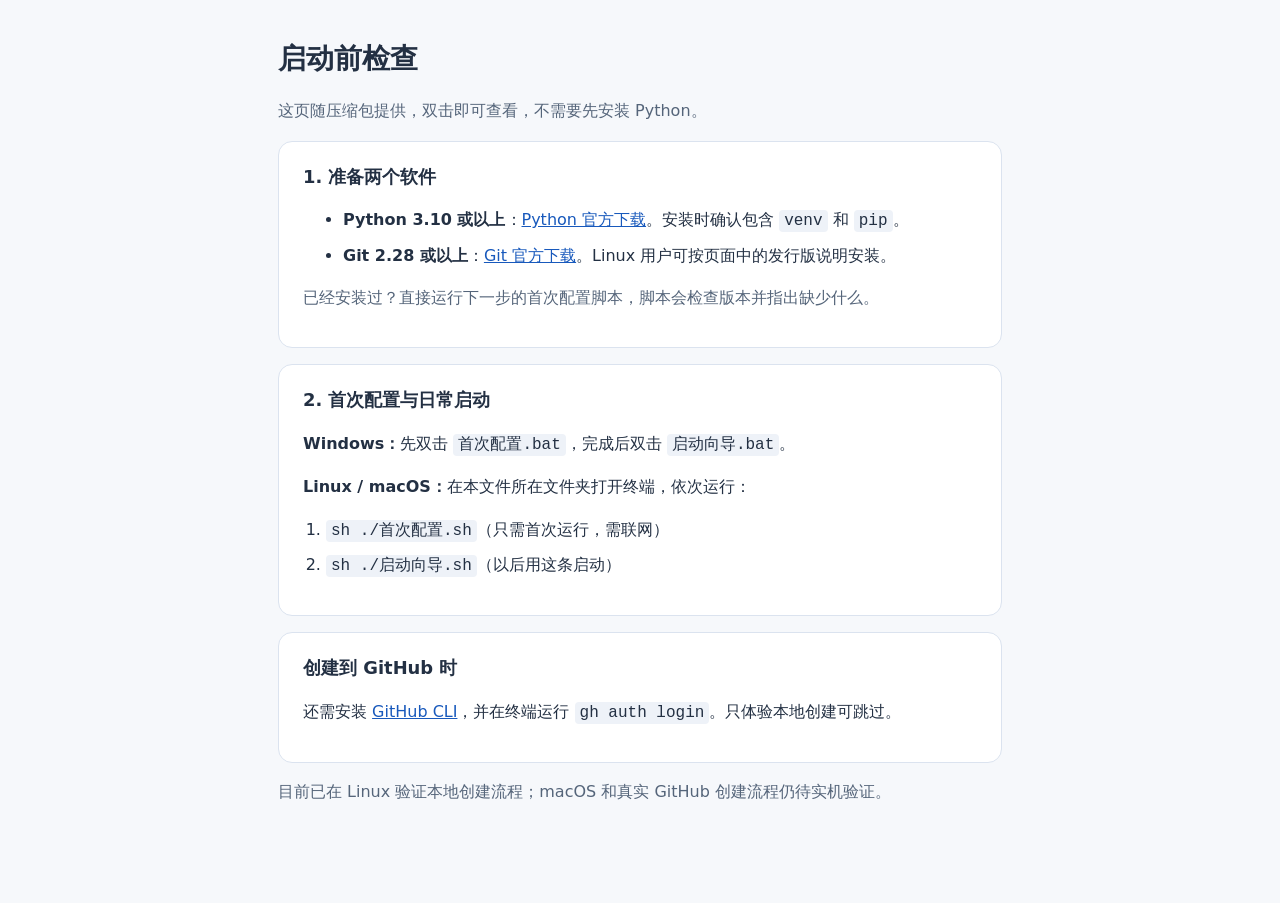
<file: 启动前检查.html>
<!doctype html>
<html lang="zh-CN">
<head>
  <meta charset="utf-8">
  <meta name="viewport" content="width=device-width, initial-scale=1">
  <title>启动前检查 · 第二大脑创建工具</title>
  <style>
    :root { color-scheme: light; font: 16px/1.65 system-ui, -apple-system, sans-serif; color: #233043; background: #f6f8fb; }
    * { box-sizing: border-box; }
    main { max-width: 760px; margin: 36px auto; padding: 0 18px 50px; }
    h1 { font-size: 1.75rem; margin-bottom: 4px; }
    h2 { font-size: 1.12rem; margin: 0 0 8px; }
    .muted { color: #55657a; }
    .card { background: white; border: 1px solid #dbe3ef; border-radius: 14px; padding: 20px 24px; margin: 16px 0; }
    a { color: #1859bc; }
    a:focus-visible { outline: 3px solid #1859bc; outline-offset: 2px; }
    code { background: #eef2f8; padding: 2px 5px; border-radius: 4px; word-break: break-all; }
    ol { padding-left: 23px; }
    li { margin: 8px 0; }
  </style>
</head>
<body>
<main>
  <h1>启动前检查</h1>
  <p class="muted">这页随压缩包提供，双击即可查看，不需要先安装 Python。</p>
  <section class="card">
    <h2>1. 准备两个软件</h2>
    <ul>
      <li><strong>Python 3.10 或以上</strong>：<a href="https://www.python.org/downloads/" target="_blank" rel="noopener noreferrer">Python 官方下载</a>。安装时确认包含 <code>venv</code> 和 <code>pip</code>。</li>
      <li><strong>Git 2.28 或以上</strong>：<a href="https://git-scm.com/downloads/" target="_blank" rel="noopener noreferrer">Git 官方下载</a>。Linux 用户可按页面中的发行版说明安装。</li>
    </ul>
    <p class="muted">已经安装过？直接运行下一步的首次配置脚本，脚本会检查版本并指出缺少什么。</p>
  </section>
  <section class="card">
    <h2>2. 首次配置与日常启动</h2>
    <p><strong>Windows：</strong>先双击 <code>首次配置.bat</code>，完成后双击 <code>启动向导.bat</code>。</p>
    <p><strong>Linux / macOS：</strong>在本文件所在文件夹打开终端，依次运行：</p>
    <ol><li><code>sh ./首次配置.sh</code>（只需首次运行，需联网）</li><li><code>sh ./启动向导.sh</code>（以后用这条启动）</li></ol>
  </section>
  <section class="card">
    <h2>创建到 GitHub 时</h2>
    <p>还需安装 <a href="https://cli.github.com/" target="_blank" rel="noopener noreferrer">GitHub CLI</a>，并在终端运行 <code>gh auth login</code>。只体验本地创建可跳过。</p>
  </section>
  <p class="muted">目前已在 Linux 验证本地创建流程；macOS 和真实 GitHub 创建流程仍待实机验证。</p>
</main>
</body>
</html>
</file>
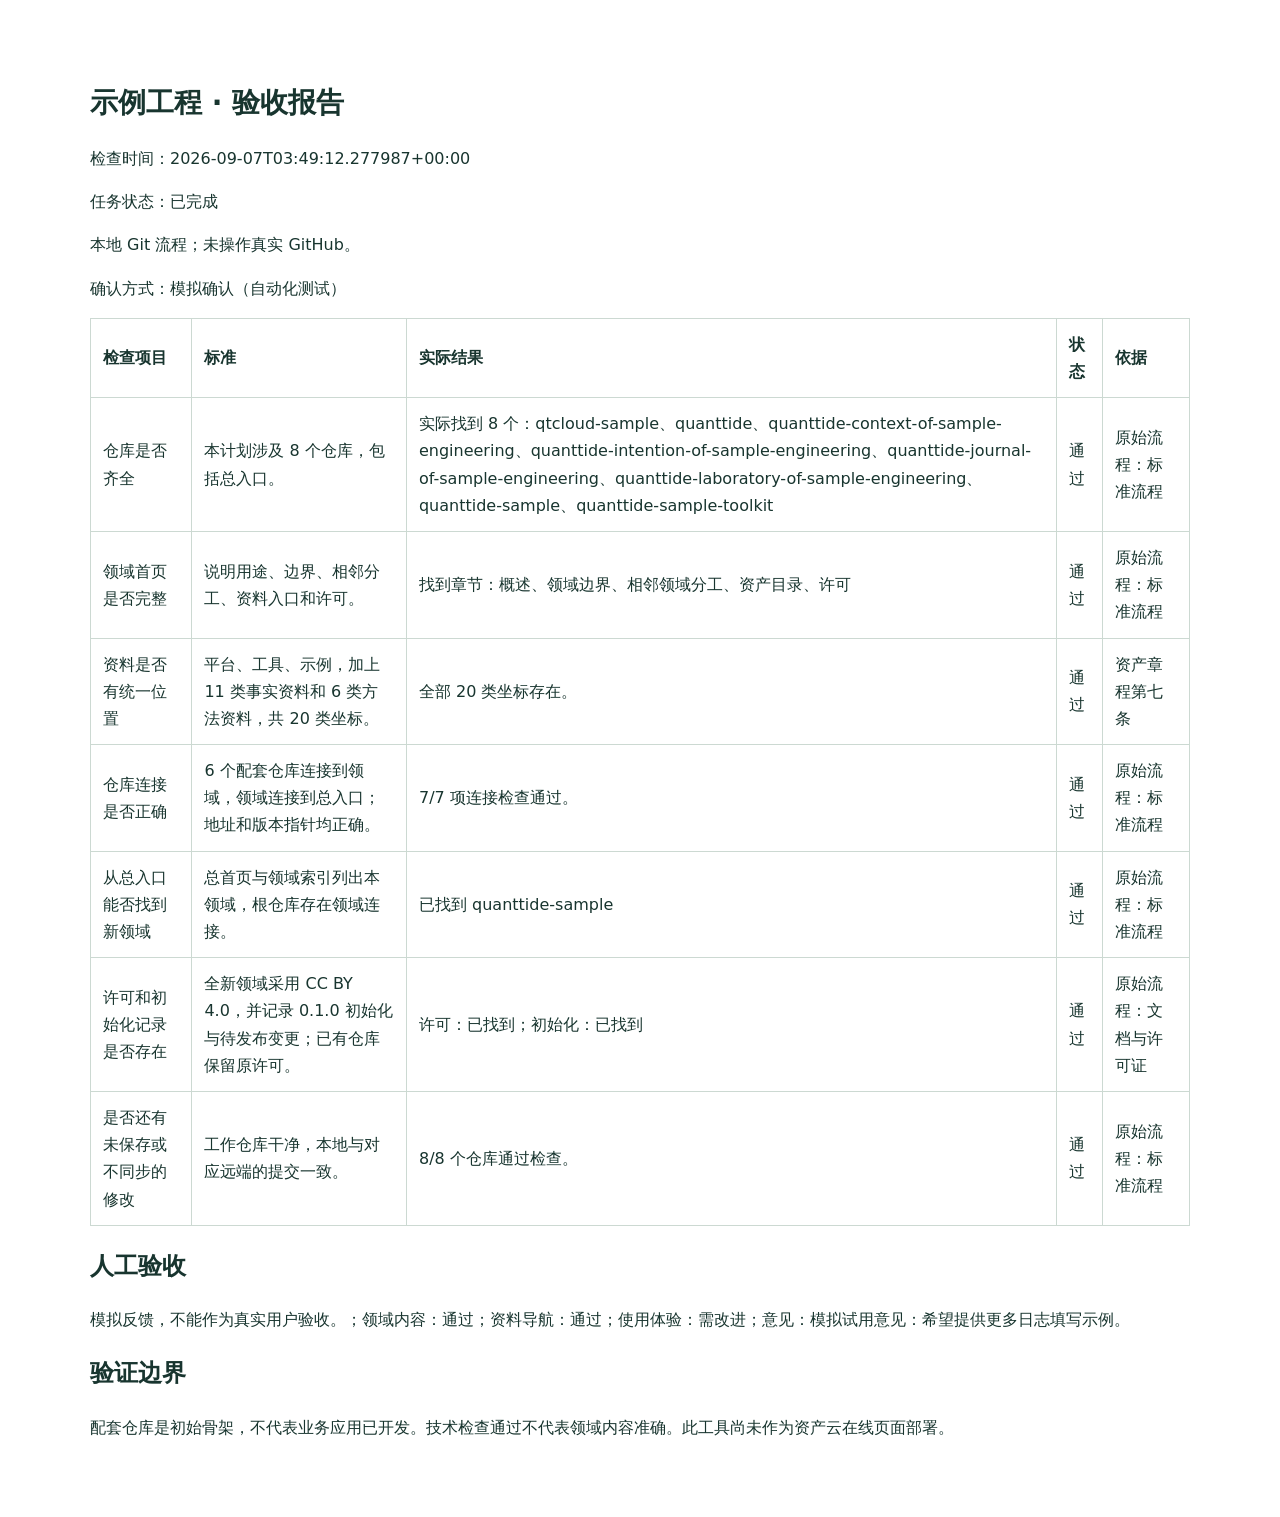
<file: quanttide-asset/loops/second-brain-init/trials/ui-browser-004/acceptance-export.html>
<!doctype html><html lang="zh-CN"><meta charset="utf-8"><title>第二大脑验收报告</title><style>body{font:16px/1.7 system-ui;max-width:1100px;margin:40px auto;padding:20px;color:#18352f}table{border-collapse:collapse;width:100%}td,th{border:1px solid #ccd9d2;padding:12px;text-align:left;overflow-wrap:anywhere}h1{font-size:28px}@media print{body{margin:0}}</style><h1>示例工程 · 验收报告</h1><p>检查时间：2026-09-07T03:49:12.277987+00:00</p><p>任务状态：已完成</p><p>本地 Git 流程；未操作真实 GitHub。</p><p>确认方式：模拟确认（自动化测试）</p><table><tr><th>检查项目</th><th>标准</th><th>实际结果</th><th>状态</th><th>依据</th></tr><tr><td>仓库是否齐全</td><td>本计划涉及 8 个仓库，包括总入口。</td><td>实际找到 8 个：qtcloud-sample、quanttide、quanttide-context-of-sample-engineering、quanttide-intention-of-sample-engineering、quanttide-journal-of-sample-engineering、quanttide-laboratory-of-sample-engineering、quanttide-sample、quanttide-sample-toolkit</td><td>通过</td><td>原始流程：标准流程</td></tr><tr><td>领域首页是否完整</td><td>说明用途、边界、相邻分工、资料入口和许可。</td><td>找到章节：概述、领域边界、相邻领域分工、资产目录、许可</td><td>通过</td><td>原始流程：标准流程</td></tr><tr><td>资料是否有统一位置</td><td>平台、工具、示例，加上 11 类事实资料和 6 类方法资料，共 20 类坐标。</td><td>全部 20 类坐标存在。</td><td>通过</td><td>资产章程第七条</td></tr><tr><td>仓库连接是否正确</td><td>6 个配套仓库连接到领域，领域连接到总入口；地址和版本指针均正确。</td><td>7/7 项连接检查通过。</td><td>通过</td><td>原始流程：标准流程</td></tr><tr><td>从总入口能否找到新领域</td><td>总首页与领域索引列出本领域，根仓库存在领域连接。</td><td>已找到 quanttide-sample</td><td>通过</td><td>原始流程：标准流程</td></tr><tr><td>许可和初始化记录是否存在</td><td>全新领域采用 CC BY 4.0，并记录 0.1.0 初始化与待发布变更；已有仓库保留原许可。</td><td>许可：已找到；初始化：已找到</td><td>通过</td><td>原始流程：文档与许可证</td></tr><tr><td>是否还有未保存或不同步的修改</td><td>工作仓库干净，本地与对应远端的提交一致。</td><td>8/8 个仓库通过检查。</td><td>通过</td><td>原始流程：标准流程</td></tr></table><h2>人工验收</h2><p>模拟反馈，不能作为真实用户验收。；领域内容：通过；资料导航：通过；使用体验：需改进；意见：模拟试用意见：希望提供更多日志填写示例。</p><h2>验证边界</h2><p>配套仓库是初始骨架，不代表业务应用已开发。技术检查通过不代表领域内容准确。此工具尚未作为资产云在线页面部署。</p></html>
</file>
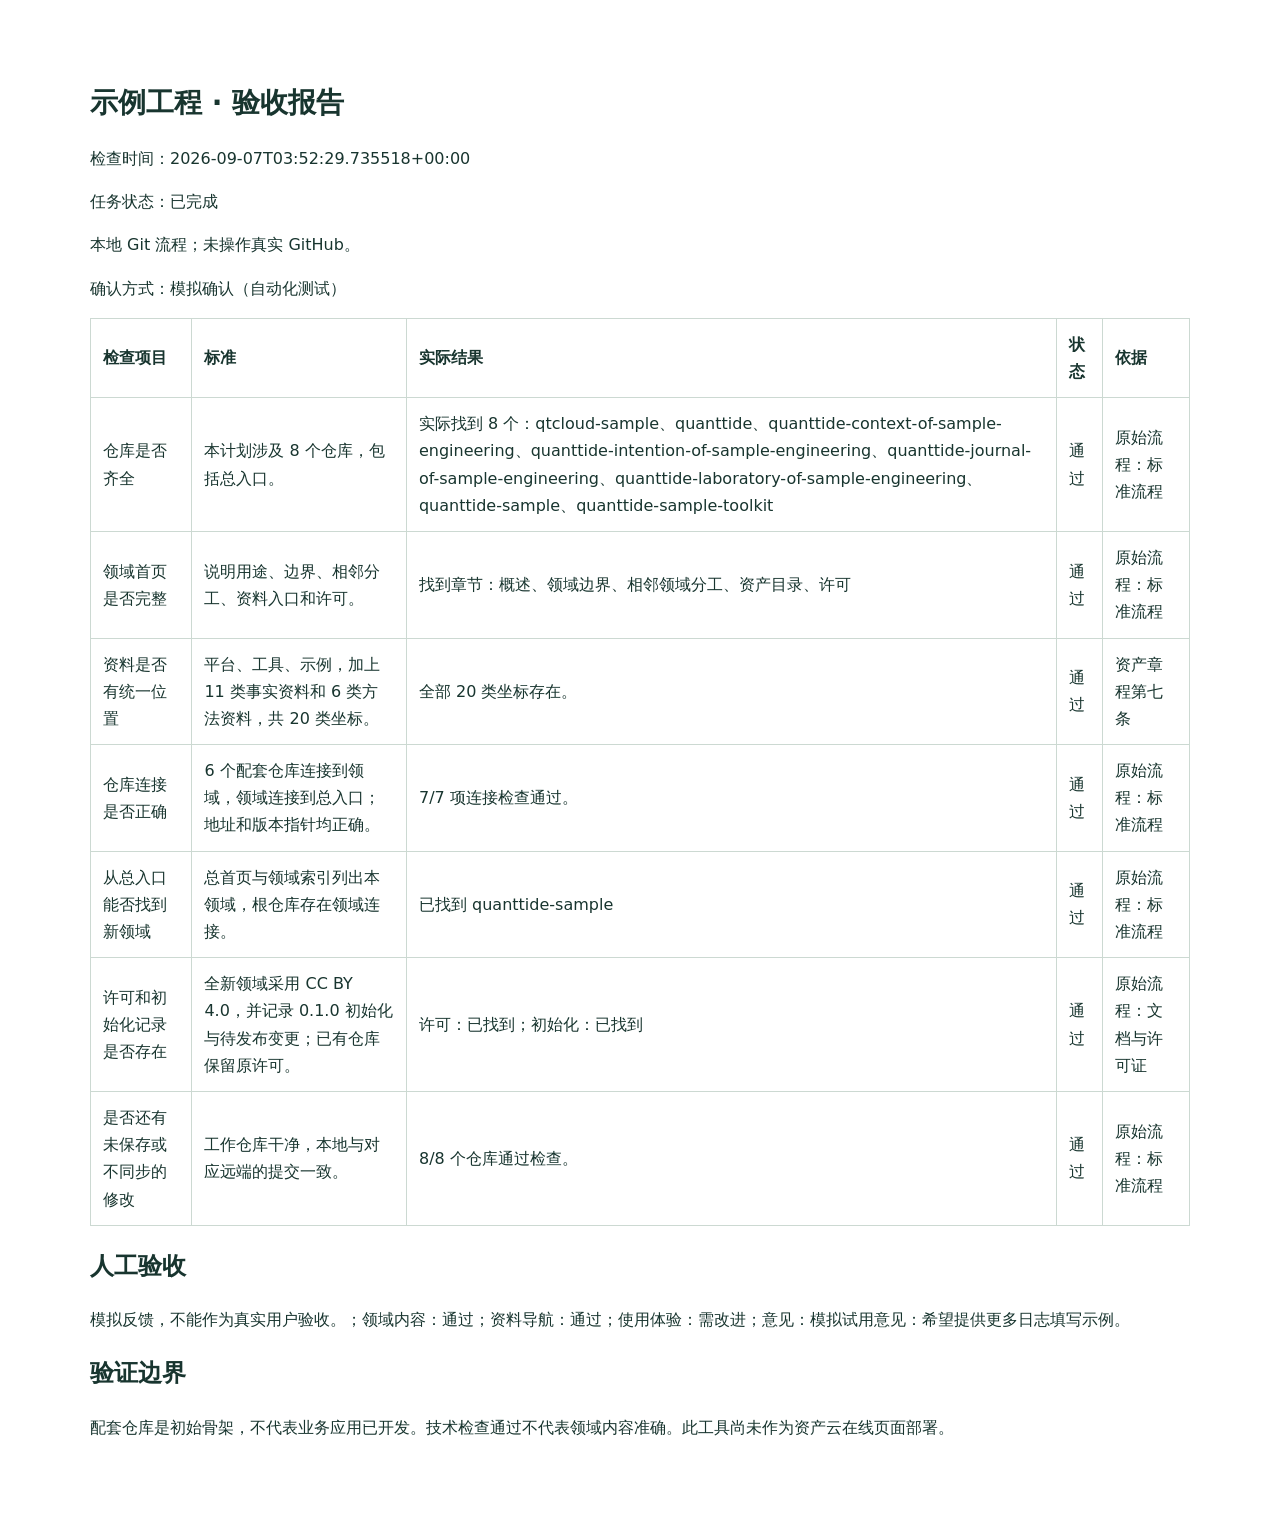
<file: quanttide-asset/loops/second-brain-init/trials/ui-browser-005/acceptance-export.html>
<!doctype html><html lang="zh-CN"><meta charset="utf-8"><title>第二大脑验收报告</title><style>body{font:16px/1.7 system-ui;max-width:1100px;margin:40px auto;padding:20px;color:#18352f}table{border-collapse:collapse;width:100%}td,th{border:1px solid #ccd9d2;padding:12px;text-align:left;overflow-wrap:anywhere}h1{font-size:28px}@media print{body{margin:0}}</style><h1>示例工程 · 验收报告</h1><p>检查时间：2026-09-07T03:52:29.735518+00:00</p><p>任务状态：已完成</p><p>本地 Git 流程；未操作真实 GitHub。</p><p>确认方式：模拟确认（自动化测试）</p><table><tr><th>检查项目</th><th>标准</th><th>实际结果</th><th>状态</th><th>依据</th></tr><tr><td>仓库是否齐全</td><td>本计划涉及 8 个仓库，包括总入口。</td><td>实际找到 8 个：qtcloud-sample、quanttide、quanttide-context-of-sample-engineering、quanttide-intention-of-sample-engineering、quanttide-journal-of-sample-engineering、quanttide-laboratory-of-sample-engineering、quanttide-sample、quanttide-sample-toolkit</td><td>通过</td><td>原始流程：标准流程</td></tr><tr><td>领域首页是否完整</td><td>说明用途、边界、相邻分工、资料入口和许可。</td><td>找到章节：概述、领域边界、相邻领域分工、资产目录、许可</td><td>通过</td><td>原始流程：标准流程</td></tr><tr><td>资料是否有统一位置</td><td>平台、工具、示例，加上 11 类事实资料和 6 类方法资料，共 20 类坐标。</td><td>全部 20 类坐标存在。</td><td>通过</td><td>资产章程第七条</td></tr><tr><td>仓库连接是否正确</td><td>6 个配套仓库连接到领域，领域连接到总入口；地址和版本指针均正确。</td><td>7/7 项连接检查通过。</td><td>通过</td><td>原始流程：标准流程</td></tr><tr><td>从总入口能否找到新领域</td><td>总首页与领域索引列出本领域，根仓库存在领域连接。</td><td>已找到 quanttide-sample</td><td>通过</td><td>原始流程：标准流程</td></tr><tr><td>许可和初始化记录是否存在</td><td>全新领域采用 CC BY 4.0，并记录 0.1.0 初始化与待发布变更；已有仓库保留原许可。</td><td>许可：已找到；初始化：已找到</td><td>通过</td><td>原始流程：文档与许可证</td></tr><tr><td>是否还有未保存或不同步的修改</td><td>工作仓库干净，本地与对应远端的提交一致。</td><td>8/8 个仓库通过检查。</td><td>通过</td><td>原始流程：标准流程</td></tr></table><h2>人工验收</h2><p>模拟反馈，不能作为真实用户验收。；领域内容：通过；资料导航：通过；使用体验：需改进；意见：模拟试用意见：希望提供更多日志填写示例。</p><h2>验证边界</h2><p>配套仓库是初始骨架，不代表业务应用已开发。技术检查通过不代表领域内容准确。此工具尚未作为资产云在线页面部署。</p></html>
</file>
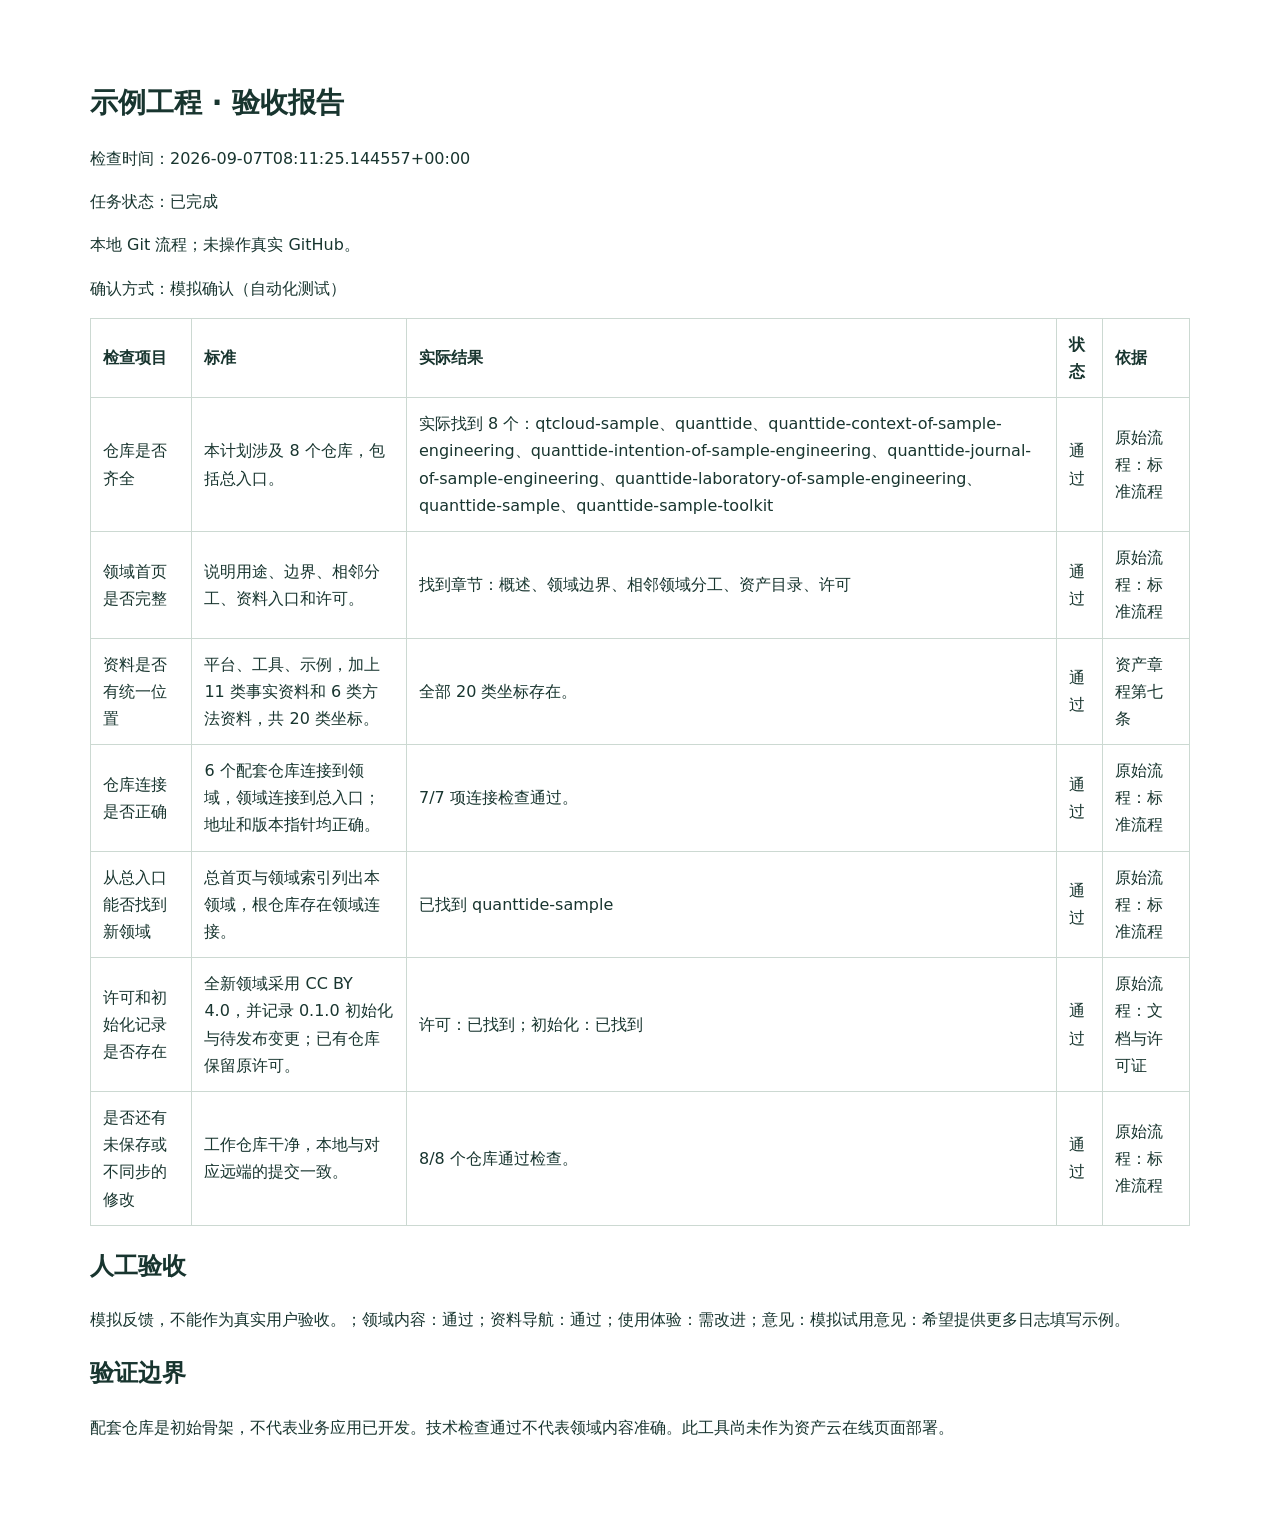
<file: quanttide-asset/loops/second-brain-init/trials/ui-browser-031-final/acceptance-export.html>
<!doctype html><html lang="zh-CN"><meta charset="utf-8"><title>第二大脑验收报告</title><style>body{font:16px/1.7 system-ui;max-width:1100px;margin:40px auto;padding:20px;color:#18352f}table{border-collapse:collapse;width:100%}td,th{border:1px solid #ccd9d2;padding:12px;text-align:left;overflow-wrap:anywhere}h1{font-size:28px}@media print{body{margin:0}}</style><h1>示例工程 · 验收报告</h1><p>检查时间：2026-09-07T08:11:25.144557+00:00</p><p>任务状态：已完成</p><p>本地 Git 流程；未操作真实 GitHub。</p><p>确认方式：模拟确认（自动化测试）</p><table><tr><th>检查项目</th><th>标准</th><th>实际结果</th><th>状态</th><th>依据</th></tr><tr><td>仓库是否齐全</td><td>本计划涉及 8 个仓库，包括总入口。</td><td>实际找到 8 个：qtcloud-sample、quanttide、quanttide-context-of-sample-engineering、quanttide-intention-of-sample-engineering、quanttide-journal-of-sample-engineering、quanttide-laboratory-of-sample-engineering、quanttide-sample、quanttide-sample-toolkit</td><td>通过</td><td>原始流程：标准流程</td></tr><tr><td>领域首页是否完整</td><td>说明用途、边界、相邻分工、资料入口和许可。</td><td>找到章节：概述、领域边界、相邻领域分工、资产目录、许可</td><td>通过</td><td>原始流程：标准流程</td></tr><tr><td>资料是否有统一位置</td><td>平台、工具、示例，加上 11 类事实资料和 6 类方法资料，共 20 类坐标。</td><td>全部 20 类坐标存在。</td><td>通过</td><td>资产章程第七条</td></tr><tr><td>仓库连接是否正确</td><td>6 个配套仓库连接到领域，领域连接到总入口；地址和版本指针均正确。</td><td>7/7 项连接检查通过。</td><td>通过</td><td>原始流程：标准流程</td></tr><tr><td>从总入口能否找到新领域</td><td>总首页与领域索引列出本领域，根仓库存在领域连接。</td><td>已找到 quanttide-sample</td><td>通过</td><td>原始流程：标准流程</td></tr><tr><td>许可和初始化记录是否存在</td><td>全新领域采用 CC BY 4.0，并记录 0.1.0 初始化与待发布变更；已有仓库保留原许可。</td><td>许可：已找到；初始化：已找到</td><td>通过</td><td>原始流程：文档与许可证</td></tr><tr><td>是否还有未保存或不同步的修改</td><td>工作仓库干净，本地与对应远端的提交一致。</td><td>8/8 个仓库通过检查。</td><td>通过</td><td>原始流程：标准流程</td></tr></table><h2>人工验收</h2><p>模拟反馈，不能作为真实用户验收。；领域内容：通过；资料导航：通过；使用体验：需改进；意见：模拟试用意见：希望提供更多日志填写示例。</p><h2>验证边界</h2><p>配套仓库是初始骨架，不代表业务应用已开发。技术检查通过不代表领域内容准确。此工具尚未作为资产云在线页面部署。</p></html>
</file>
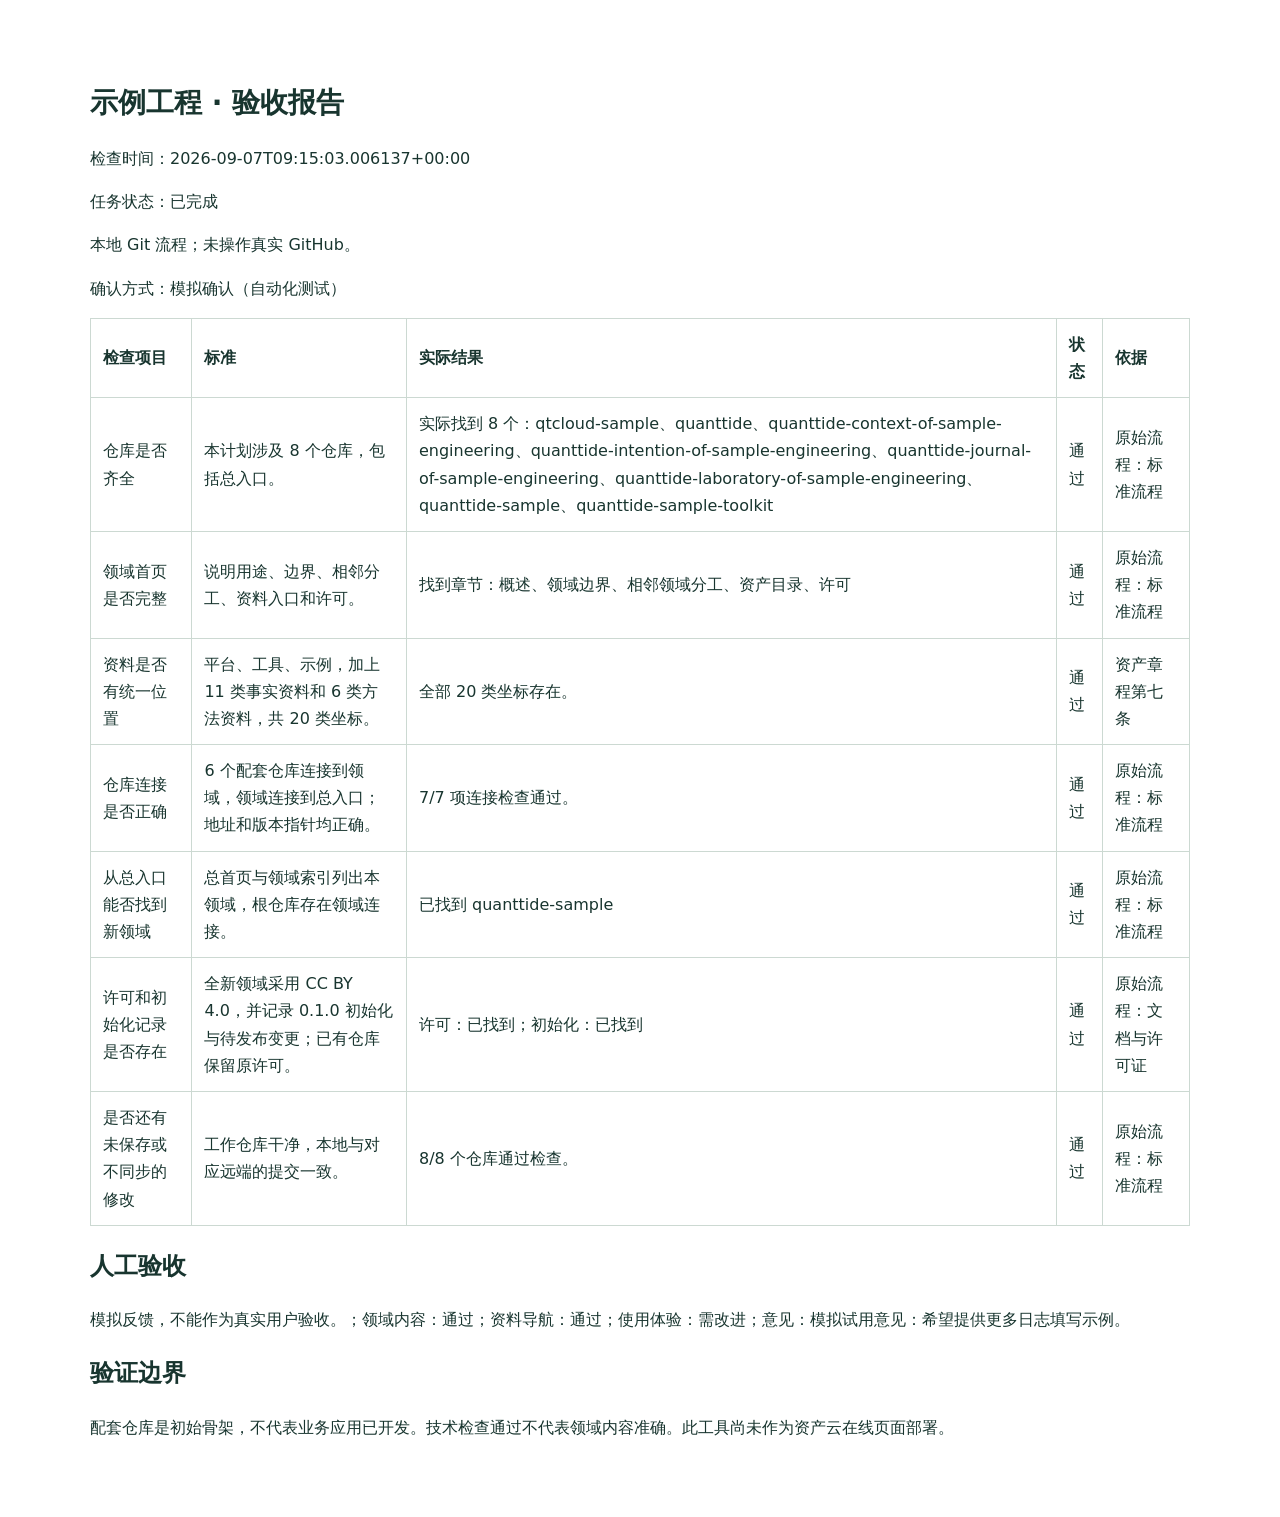
<file: quanttide-asset/loops/second-brain-init/trials/ui-browser-032/acceptance-export.html>
<!doctype html><html lang="zh-CN"><meta charset="utf-8"><title>第二大脑验收报告</title><style>body{font:16px/1.7 system-ui;max-width:1100px;margin:40px auto;padding:20px;color:#18352f}table{border-collapse:collapse;width:100%}td,th{border:1px solid #ccd9d2;padding:12px;text-align:left;overflow-wrap:anywhere}h1{font-size:28px}@media print{body{margin:0}}</style><h1>示例工程 · 验收报告</h1><p>检查时间：2026-09-07T09:15:03.006137+00:00</p><p>任务状态：已完成</p><p>本地 Git 流程；未操作真实 GitHub。</p><p>确认方式：模拟确认（自动化测试）</p><table><tr><th>检查项目</th><th>标准</th><th>实际结果</th><th>状态</th><th>依据</th></tr><tr><td>仓库是否齐全</td><td>本计划涉及 8 个仓库，包括总入口。</td><td>实际找到 8 个：qtcloud-sample、quanttide、quanttide-context-of-sample-engineering、quanttide-intention-of-sample-engineering、quanttide-journal-of-sample-engineering、quanttide-laboratory-of-sample-engineering、quanttide-sample、quanttide-sample-toolkit</td><td>通过</td><td>原始流程：标准流程</td></tr><tr><td>领域首页是否完整</td><td>说明用途、边界、相邻分工、资料入口和许可。</td><td>找到章节：概述、领域边界、相邻领域分工、资产目录、许可</td><td>通过</td><td>原始流程：标准流程</td></tr><tr><td>资料是否有统一位置</td><td>平台、工具、示例，加上 11 类事实资料和 6 类方法资料，共 20 类坐标。</td><td>全部 20 类坐标存在。</td><td>通过</td><td>资产章程第七条</td></tr><tr><td>仓库连接是否正确</td><td>6 个配套仓库连接到领域，领域连接到总入口；地址和版本指针均正确。</td><td>7/7 项连接检查通过。</td><td>通过</td><td>原始流程：标准流程</td></tr><tr><td>从总入口能否找到新领域</td><td>总首页与领域索引列出本领域，根仓库存在领域连接。</td><td>已找到 quanttide-sample</td><td>通过</td><td>原始流程：标准流程</td></tr><tr><td>许可和初始化记录是否存在</td><td>全新领域采用 CC BY 4.0，并记录 0.1.0 初始化与待发布变更；已有仓库保留原许可。</td><td>许可：已找到；初始化：已找到</td><td>通过</td><td>原始流程：文档与许可证</td></tr><tr><td>是否还有未保存或不同步的修改</td><td>工作仓库干净，本地与对应远端的提交一致。</td><td>8/8 个仓库通过检查。</td><td>通过</td><td>原始流程：标准流程</td></tr></table><h2>人工验收</h2><p>模拟反馈，不能作为真实用户验收。；领域内容：通过；资料导航：通过；使用体验：需改进；意见：模拟试用意见：希望提供更多日志填写示例。</p><h2>验证边界</h2><p>配套仓库是初始骨架，不代表业务应用已开发。技术检查通过不代表领域内容准确。此工具尚未作为资产云在线页面部署。</p></html>
</file>
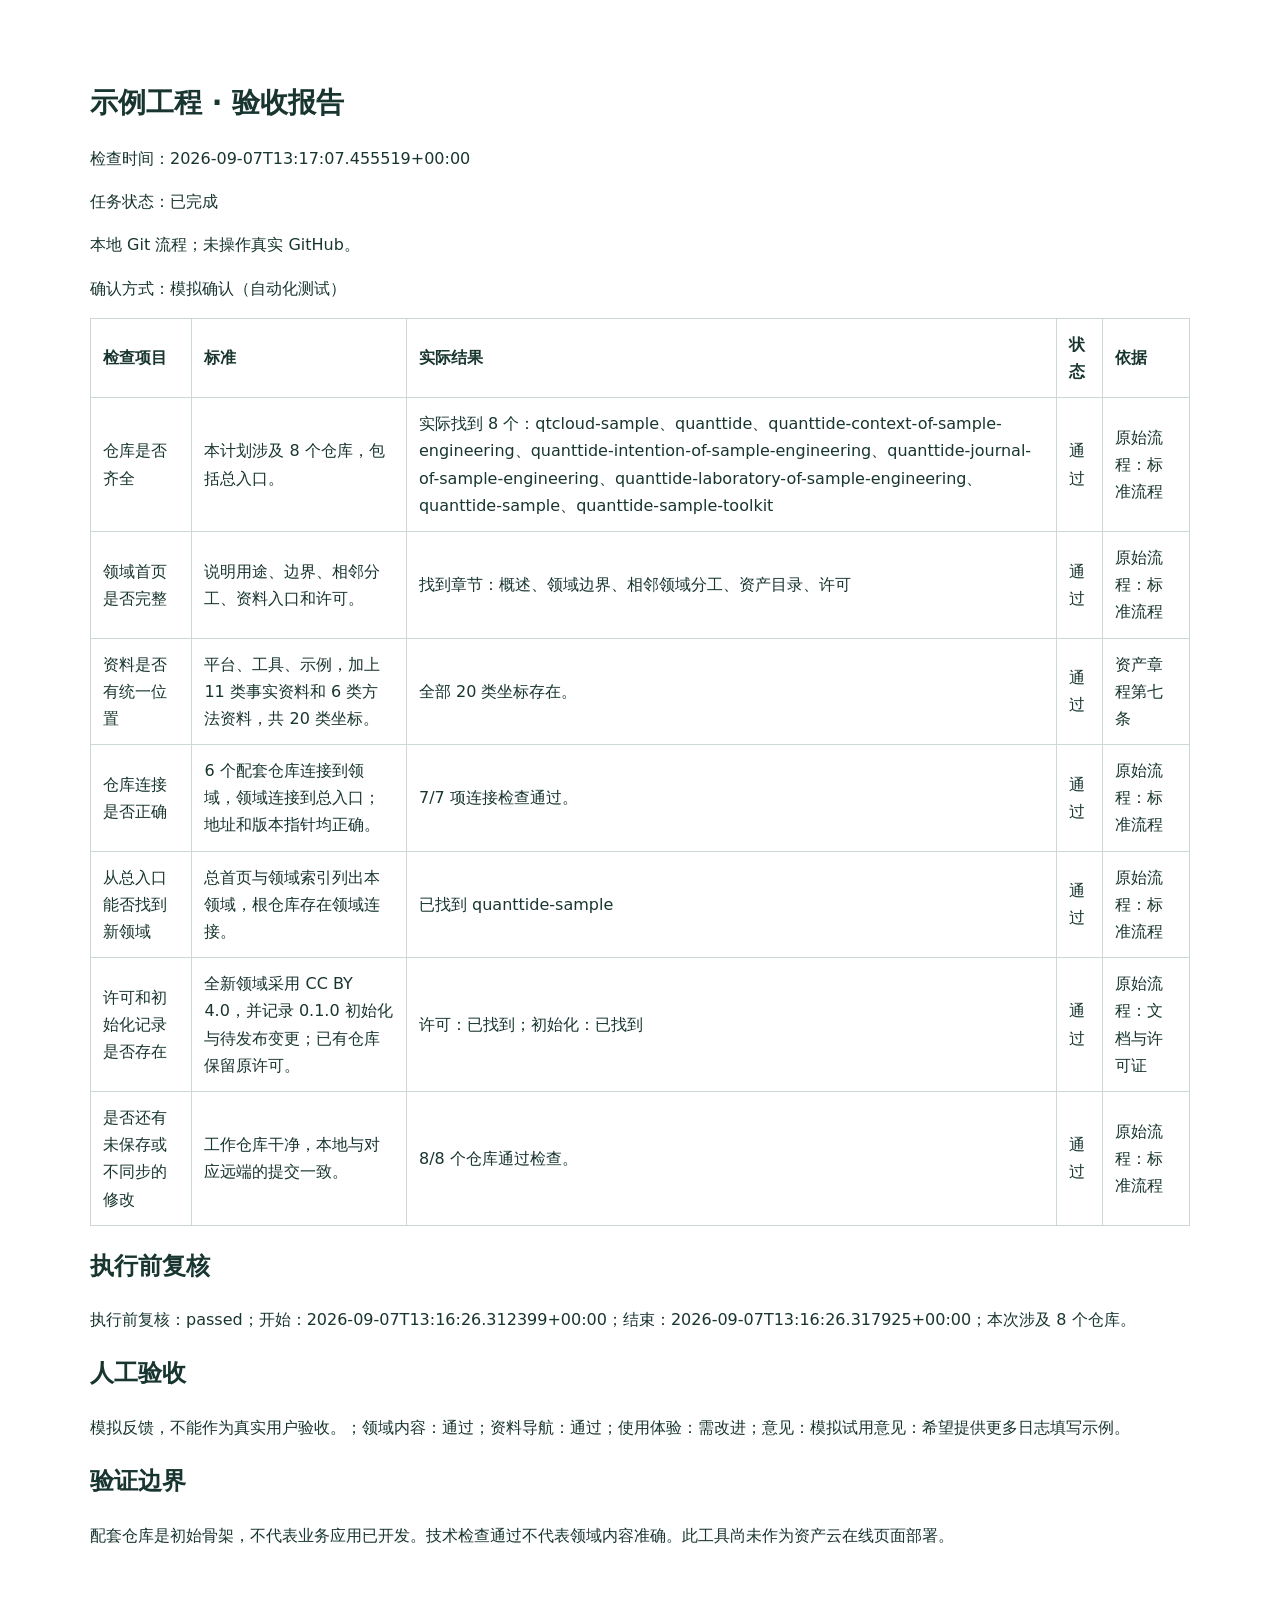
<file: quanttide-asset/loops/second-brain-init/trials/ui-browser-040-final/acceptance-export.html>
<!doctype html><html lang="zh-CN"><meta charset="utf-8"><title>第二大脑验收报告</title><style>body{font:16px/1.7 system-ui;max-width:1100px;margin:40px auto;padding:20px;color:#18352f}table{border-collapse:collapse;width:100%}td,th{border:1px solid #ccd9d2;padding:12px;text-align:left;overflow-wrap:anywhere}h1{font-size:28px}@media print{body{margin:0}}</style><h1>示例工程 · 验收报告</h1><p>检查时间：2026-09-07T13:17:07.455519+00:00</p><p>任务状态：已完成</p><p>本地 Git 流程；未操作真实 GitHub。</p><p>确认方式：模拟确认（自动化测试）</p><table><tr><th>检查项目</th><th>标准</th><th>实际结果</th><th>状态</th><th>依据</th></tr><tr><td>仓库是否齐全</td><td>本计划涉及 8 个仓库，包括总入口。</td><td>实际找到 8 个：qtcloud-sample、quanttide、quanttide-context-of-sample-engineering、quanttide-intention-of-sample-engineering、quanttide-journal-of-sample-engineering、quanttide-laboratory-of-sample-engineering、quanttide-sample、quanttide-sample-toolkit</td><td>通过</td><td>原始流程：标准流程</td></tr><tr><td>领域首页是否完整</td><td>说明用途、边界、相邻分工、资料入口和许可。</td><td>找到章节：概述、领域边界、相邻领域分工、资产目录、许可</td><td>通过</td><td>原始流程：标准流程</td></tr><tr><td>资料是否有统一位置</td><td>平台、工具、示例，加上 11 类事实资料和 6 类方法资料，共 20 类坐标。</td><td>全部 20 类坐标存在。</td><td>通过</td><td>资产章程第七条</td></tr><tr><td>仓库连接是否正确</td><td>6 个配套仓库连接到领域，领域连接到总入口；地址和版本指针均正确。</td><td>7/7 项连接检查通过。</td><td>通过</td><td>原始流程：标准流程</td></tr><tr><td>从总入口能否找到新领域</td><td>总首页与领域索引列出本领域，根仓库存在领域连接。</td><td>已找到 quanttide-sample</td><td>通过</td><td>原始流程：标准流程</td></tr><tr><td>许可和初始化记录是否存在</td><td>全新领域采用 CC BY 4.0，并记录 0.1.0 初始化与待发布变更；已有仓库保留原许可。</td><td>许可：已找到；初始化：已找到</td><td>通过</td><td>原始流程：文档与许可证</td></tr><tr><td>是否还有未保存或不同步的修改</td><td>工作仓库干净，本地与对应远端的提交一致。</td><td>8/8 个仓库通过检查。</td><td>通过</td><td>原始流程：标准流程</td></tr></table><h2>执行前复核</h2><p>执行前复核：passed；开始：2026-09-07T13:16:26.312399+00:00；结束：2026-09-07T13:16:26.317925+00:00；本次涉及 8 个仓库。</p><h2>人工验收</h2><p>模拟反馈，不能作为真实用户验收。；领域内容：通过；资料导航：通过；使用体验：需改进；意见：模拟试用意见：希望提供更多日志填写示例。</p><h2>验证边界</h2><p>配套仓库是初始骨架，不代表业务应用已开发。技术检查通过不代表领域内容准确。此工具尚未作为资产云在线页面部署。</p></html>
</file>
